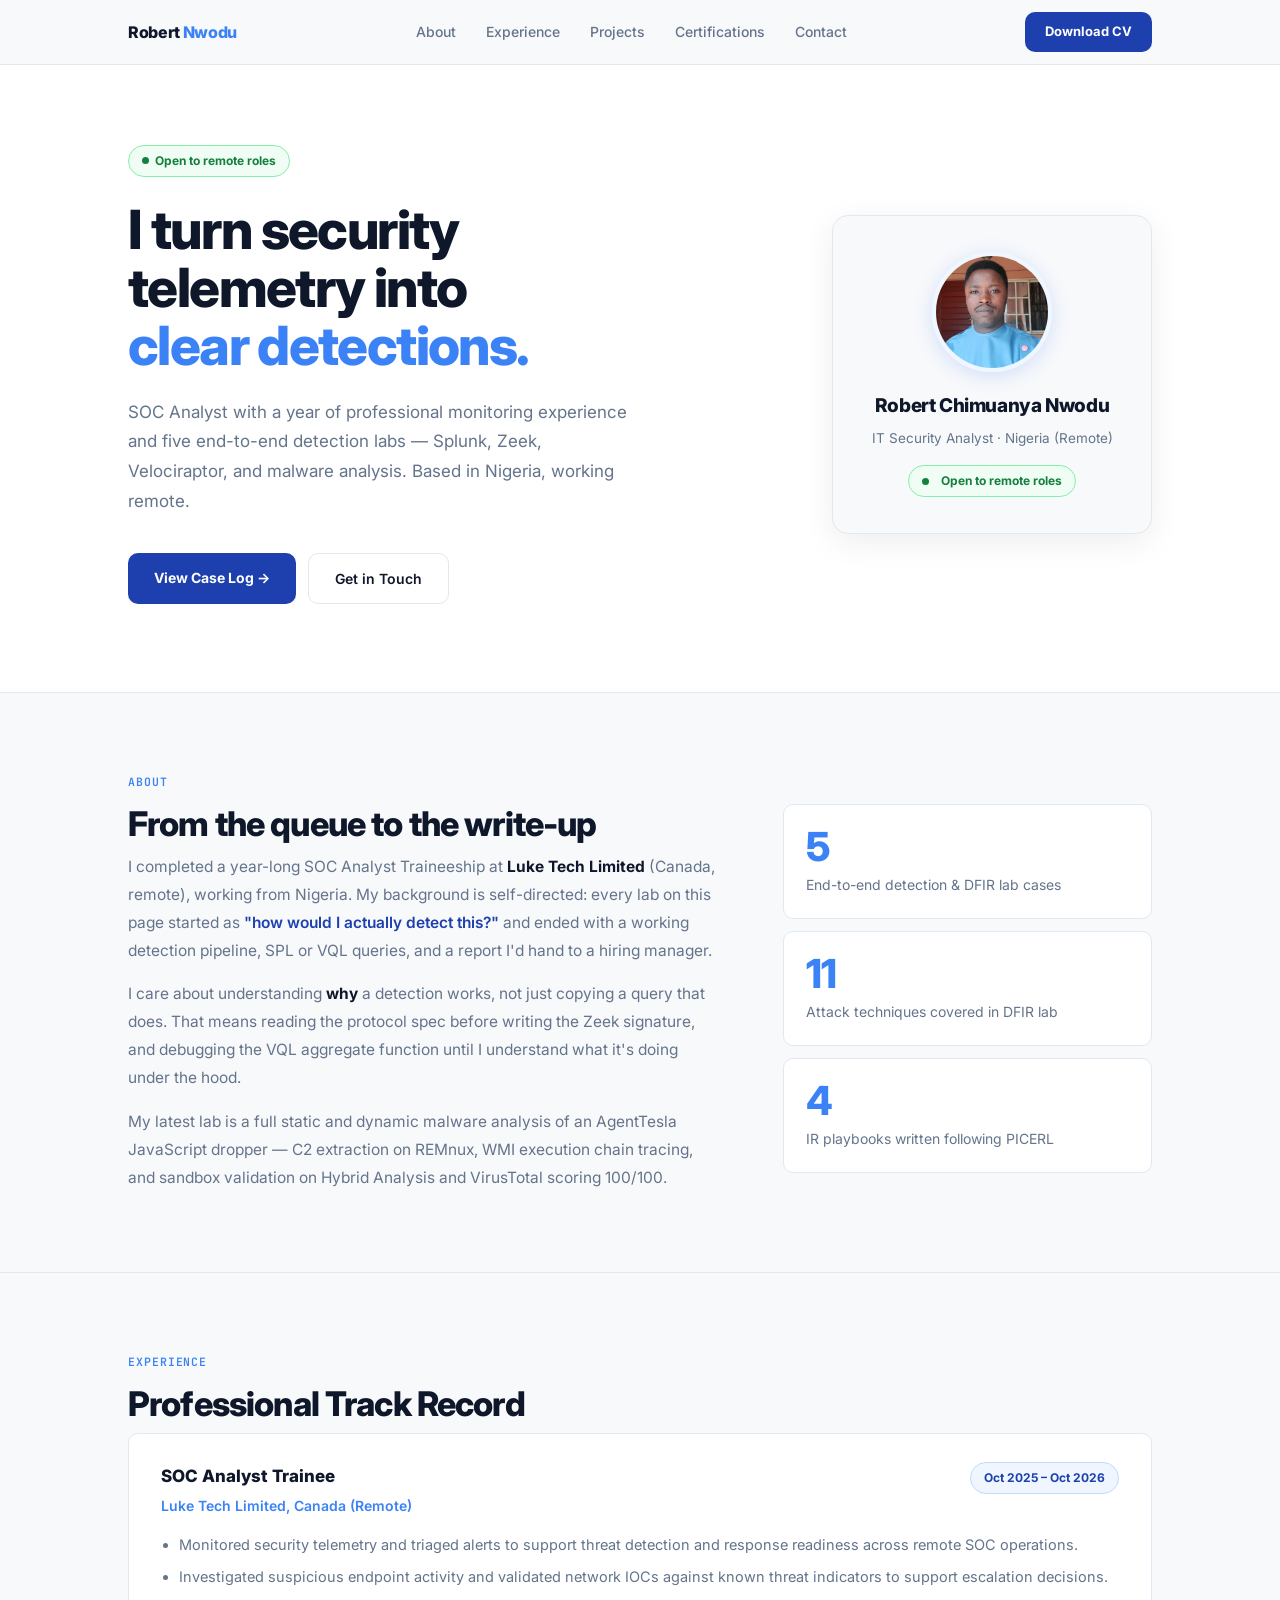
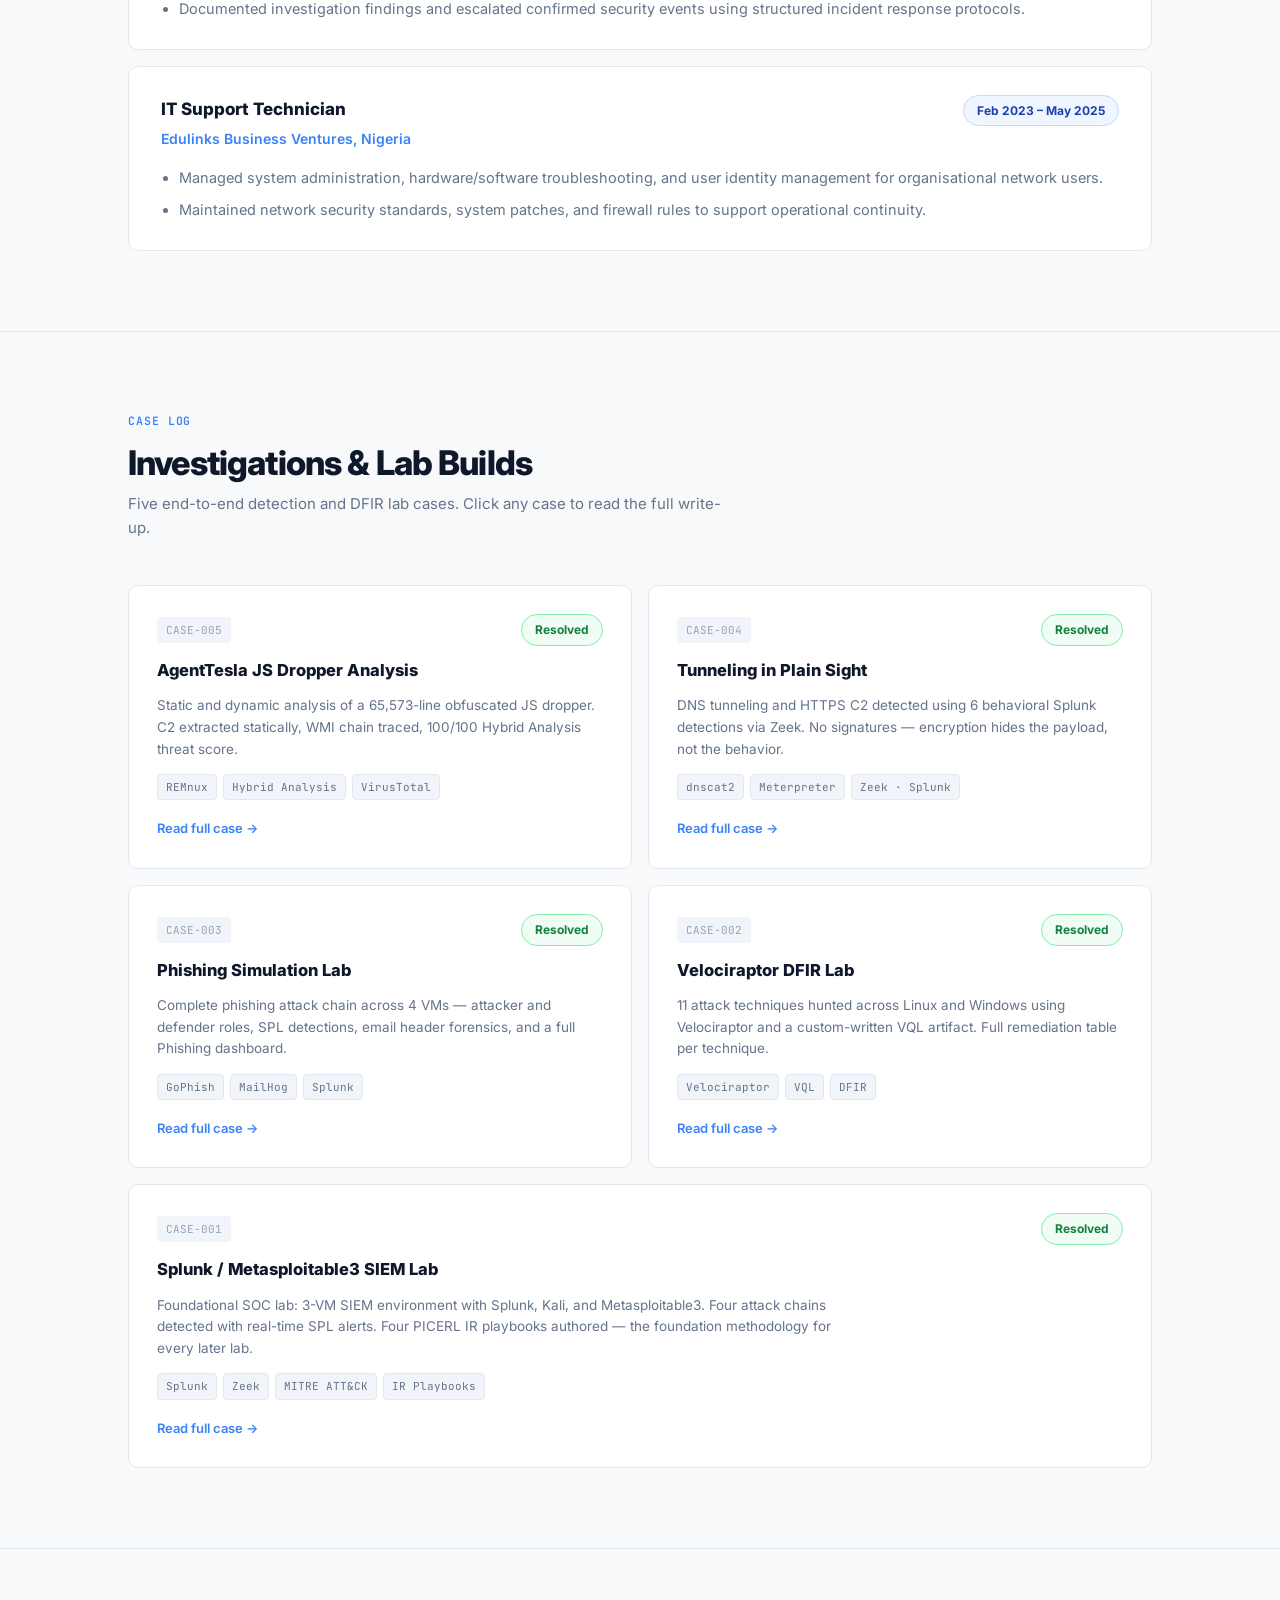
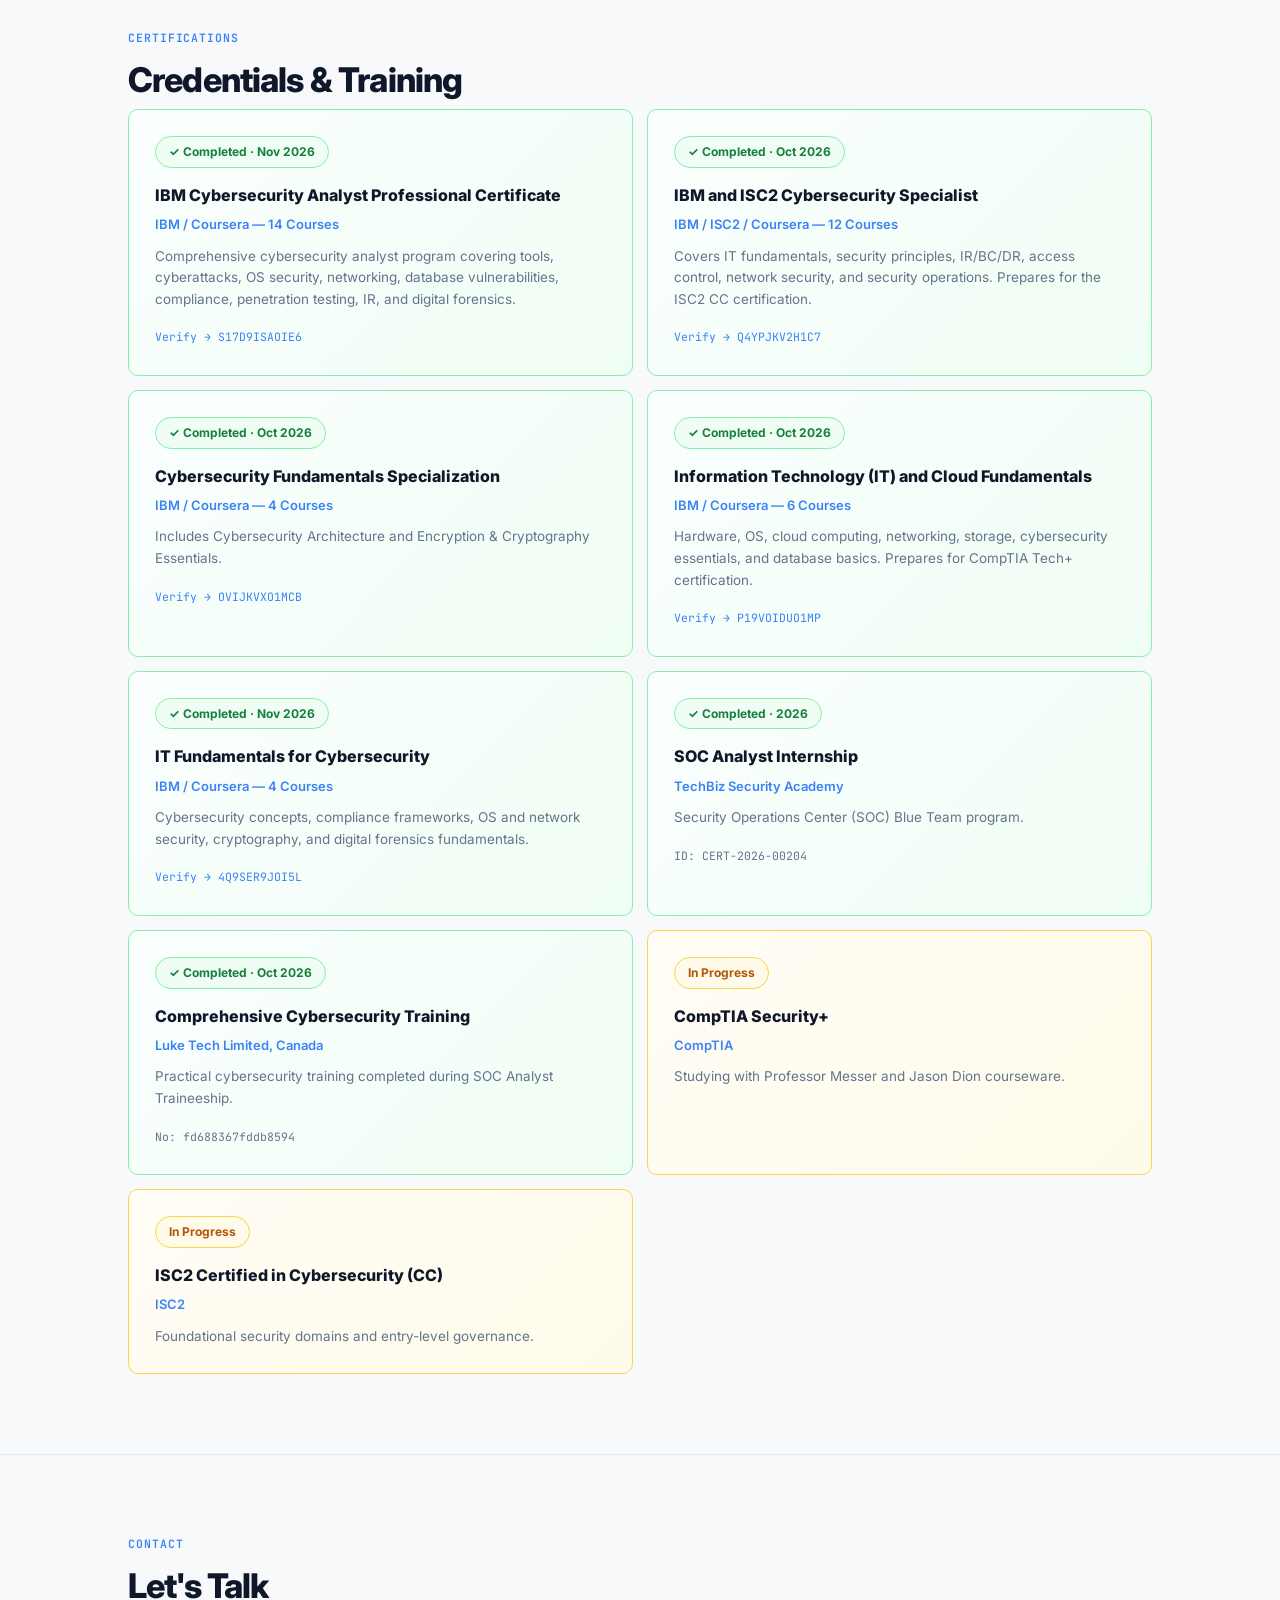
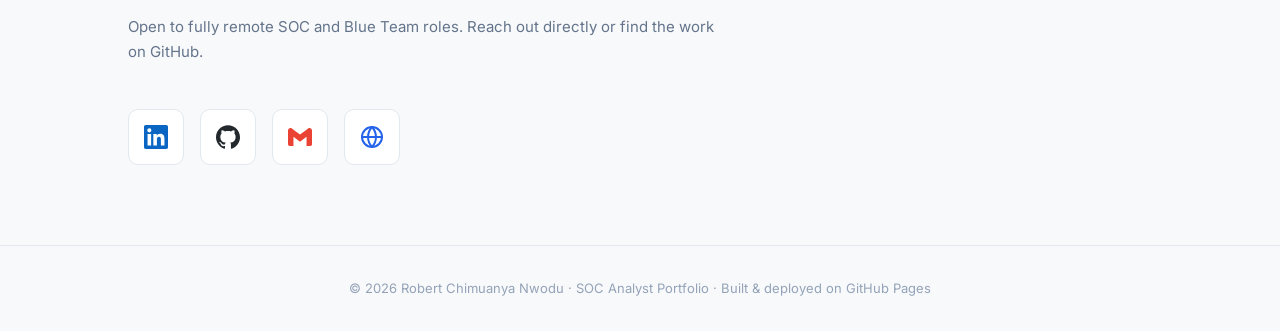
<file: index.html>
<!DOCTYPE html>
<html lang="en">
<head>
<meta charset="UTF-8">
<meta name="viewport" content="width=device-width,initial-scale=1.0,viewport-fit=cover">
<title>Robert Chimuanya Nwodu — SOC Analyst Portfolio</title>
<meta name="description" content="SOC Analyst portfolio — threat detection, incident response, SIEM engineering.">
<link rel="preconnect" href="https://fonts.googleapis.com">
<link rel="preconnect" href="https://fonts.gstatic.com" crossorigin>
<link href="https://fonts.googleapis.com/css2?family=Inter:wght@400;500;600;700;800&family=JetBrains+Mono:wght@400;500;600&display=swap" rel="stylesheet">

<style>
:root {
  --bg:         #F8F9FB;
  --surface:    #FFFFFF;
  --surface-2:  #F1F4F8;
  --border:     #E2E8F0;
  --text:       #0F172A;
  --muted:      #64748B;
  --light:      #94A3B8;
  --accent:     #1E40AF;
  --accent-2:   #3B82F6;
  --accent-bg:  #EFF6FF;
  --green:      #15803D;
  --green-bg:   #F0FDF4;
  --green-bd:   #86EFAC;
  --amber:      #B45309;
  --amber-bg:   #FFFBEB;
  --amber-bd:   #FCD34D;
  --font:       'Inter', system-ui, sans-serif;
  --mono:       'JetBrains Mono', monospace;
  --max:        1080px;
  --r:          10px;
}
*,*::before,*::after{box-sizing:border-box;margin:0;padding:0;}
html{scroll-behavior:smooth;}
body{background:var(--bg);color:var(--text);font-family:var(--font);font-size:16px;line-height:1.65;-webkit-font-smoothing:antialiased;}
a{color:inherit;text-decoration:none;}
img{display:block;max-width:100%;}
@media(prefers-reduced-motion:reduce){*,*::before,*::after{animation-duration:.001ms!important;transition-duration:.001ms!important;}}

/* NAV */
.nav{position:sticky;top:0;z-index:100;background:rgba(248,249,251,.92);backdrop-filter:blur(14px);border-bottom:1px solid var(--border);}
.nav-inner{max-width:var(--max);margin:0 auto;padding:0 28px;height:64px;display:flex;align-items:center;justify-content:space-between;}
.nav-brand{font-weight:800;font-size:16px;letter-spacing:-.02em;}
.nav-brand span{color:var(--accent-2);}
.nav-links{display:flex;gap:30px;font-size:14px;font-weight:500;color:var(--muted);}
.nav-links a:hover{color:var(--accent);}
.nav-btn{background:var(--accent);color:#fff;padding:9px 20px;border-radius:var(--r);font-size:13px;font-weight:700;transition:background .15s;}
.nav-btn:hover{background:var(--accent-2);color:#fff!important;}

/* FOOTER */
.footer{border-top:1px solid var(--border);padding:32px 28px;text-align:center;font-size:13px;color:var(--light);}

/* UTILS */
.wrap{max-width:var(--max);margin:0 auto;padding:0 28px;}
.section{padding:80px 0;}
.section+.section{border-top:1px solid var(--border);}
.eyebrow{font-family:var(--mono);font-size:11.5px;font-weight:600;color:var(--accent-2);letter-spacing:.08em;text-transform:uppercase;margin-bottom:12px;}
.heading{font-size:clamp(24px,3vw,34px);font-weight:800;letter-spacing:-.025em;line-height:1.15;margin-bottom:10px;}
.subhead{font-size:15px;color:var(--muted);margin-bottom:44px;max-width:600px;}
.badge{display:inline-flex;align-items:center;gap:6px;font-size:12px;font-weight:700;padding:5px 13px;border-radius:999px;}
.badge-green{background:var(--green-bg);color:var(--green);border:1px solid var(--green-bd);}
.badge-amber{background:var(--amber-bg);color:var(--amber);border:1px solid var(--amber-bd);}
.badge-blue{background:var(--accent-bg);color:var(--accent);border:1px solid #BFDBFE;}
.dot{width:7px;height:7px;border-radius:50%;background:currentColor;animation:pulse 2s ease-in-out infinite;}
@keyframes pulse{0%,100%{opacity:1;}50%{opacity:.25;}}

@media(max-width:860px){
  .nav-links{display:none;}
  .wrap{padding:0 20px;}
  .section{padding:56px 0;}
}
</style>

</head>
<body>
<nav class="nav">
  <div class="nav-inner">
    <a href="index.html" class="nav-brand">Robert <span>Nwodu</span></a>
    <div class="nav-links"><a href="#about">About</a><a href="#experience">Experience</a><a href="#projects">Projects</a><a href="#certs">Certifications</a><a href="#contact">Contact</a></div>
    <a href="assets/resume.pdf" class="nav-btn" download>Download CV</a>
  </div>
</nav>

<!-- HERO -->
<section style="background:var(--surface);border-bottom:1px solid var(--border);">
<div class="wrap" style="padding-top:80px;padding-bottom:88px;">
  <div style="display:grid;grid-template-columns:1fr 320px;gap:72px;align-items:center;">
    <div>
      <div class="badge badge-green" style="margin-bottom:24px;">
        <span class="dot"></span> Open to remote roles
      </div>
      <h1 style="font-size:clamp(34px,5vw,54px);font-weight:800;letter-spacing:-.03em;line-height:1.08;margin-bottom:22px;">
        I turn security<br>telemetry into<br><span style="color:var(--accent-2);">clear detections.</span>
      </h1>
      <p style="font-size:17px;color:var(--muted);max-width:500px;line-height:1.75;margin-bottom:36px;">
        SOC Analyst with a year of professional monitoring experience and five end-to-end detection labs — Splunk, Zeek, Velociraptor, and malware analysis. Based in Nigeria, working remote.
      </p>
      <div style="display:flex;gap:12px;flex-wrap:wrap;">
        <a href="#projects" style="background:var(--accent);color:#fff;padding:13px 26px;border-radius:var(--r);font-weight:700;font-size:14px;transition:background .15s;" onmouseover="this.style.background='#1D4ED8'" onmouseout="this.style.background='var(--accent)'">View Case Log →</a>
        <a href="#contact" style="background:transparent;color:var(--text);padding:13px 26px;border-radius:var(--r);font-weight:600;font-size:14px;border:1.5px solid var(--border);transition:border-color .15s;" onmouseover="this.style.borderColor='var(--accent-2)';this.style.color='var(--accent)'" onmouseout="this.style.borderColor='var(--border)';this.style.color='var(--text)'">Get in Touch</a>
      </div>
    </div>
    <div style="display:flex;justify-content:center;">
      <div style="background:var(--bg);border:1px solid var(--border);border-radius:16px;padding:36px 32px;box-shadow:0 8px 32px rgba(0,0,0,.07);display:flex;flex-direction:column;align-items:center;text-align:center;gap:18px;width:100%;">
        <img src="[data-uri]" alt="Robert Chimuanya Nwodu" style="width:120px;height:120px;border-radius:50%;object-fit:cover;border:4px solid var(--accent-bg);box-shadow:0 4px 20px rgba(37,99,235,.18);">
        <div>
          <div style="font-weight:800;font-size:19px;letter-spacing:-.02em;margin-bottom:6px;">Robert Chimuanya Nwodu</div>
          <div style="font-size:13.5px;color:var(--muted);margin-bottom:16px;">IT Security Analyst · Nigeria (Remote)</div>
          <div class="badge badge-green" style="justify-content:center;margin:0 auto;"><span class="dot"></span>&nbsp; Open to remote roles</div>
        </div>
      </div>
    </div>
  </div>
</div>
</section>

<!-- ABOUT -->
<section class="section" id="about">
<div class="wrap">
  <div class="eyebrow">About</div>
  <div style="display:grid;grid-template-columns:1.6fr 1fr;gap:64px;align-items:start;">
    <div>
      <h2 class="heading">From the queue to the write-up</h2>
      <p style="color:var(--muted);font-size:15.5px;line-height:1.8;margin-bottom:16px;">
        I completed a year-long SOC Analyst Traineeship at <strong style="color:var(--text);">Luke Tech Limited</strong> (Canada, remote), working from Nigeria. My background is self-directed: every lab on this page started as <em style="font-style:normal;color:var(--accent);font-weight:600;">"how would I actually detect this?"</em> and ended with a working detection pipeline, SPL or VQL queries, and a report I'd hand to a hiring manager.
      </p>
      <p style="color:var(--muted);font-size:15.5px;line-height:1.8;margin-bottom:16px;">
        I care about understanding <strong style="color:var(--text);">why</strong> a detection works, not just copying a query that does. That means reading the protocol spec before writing the Zeek signature, and debugging the VQL aggregate function until I understand what it's doing under the hood.
      </p>
      <p style="color:var(--muted);font-size:15.5px;line-height:1.8;">
        My latest lab is a full static and dynamic malware analysis of an AgentTesla JavaScript dropper — C2 extraction on REMnux, WMI execution chain tracing, and sandbox validation on Hybrid Analysis and VirusTotal scoring 100/100.
      </p>
    </div>
    <div style="display:flex;flex-direction:column;gap:12px;">
      <div style="background:var(--surface);border:1px solid var(--border);border-radius:var(--r);padding:22px;">
        <div style="font-size:40px;font-weight:800;color:var(--accent-2);letter-spacing:-.03em;line-height:1;margin-bottom:6px;">5</div>
        <div style="font-size:14px;color:var(--muted);">End-to-end detection &amp; DFIR lab cases</div>
      </div>
      <div style="background:var(--surface);border:1px solid var(--border);border-radius:var(--r);padding:22px;">
        <div style="font-size:40px;font-weight:800;color:var(--accent-2);letter-spacing:-.03em;line-height:1;margin-bottom:6px;">11</div>
        <div style="font-size:14px;color:var(--muted);">Attack techniques covered in DFIR lab</div>
      </div>
      <div style="background:var(--surface);border:1px solid var(--border);border-radius:var(--r);padding:22px;">
        <div style="font-size:40px;font-weight:800;color:var(--accent-2);letter-spacing:-.03em;line-height:1;margin-bottom:6px;">4</div>
        <div style="font-size:14px;color:var(--muted);">IR playbooks written following PICERL</div>
      </div>
    </div>
  </div>
</div>
</section>

<!-- EXPERIENCE -->
<section class="section" id="experience">
<div class="wrap">
  <div class="eyebrow">Experience</div>
  <h2 class="heading">Professional Track Record</h2>
  <div style="display:flex;flex-direction:column;gap:16px;">

    <div style="background:var(--surface);border:1px solid var(--border);border-radius:var(--r);padding:28px 32px;">
      <div style="display:flex;justify-content:space-between;align-items:flex-start;margin-bottom:16px;flex-wrap:wrap;gap:8px;">
        <div>
          <div style="font-weight:800;font-size:17px;margin-bottom:4px;">SOC Analyst Trainee</div>
          <div style="font-size:14px;color:var(--accent-2);font-weight:600;">Luke Tech Limited, Canada (Remote)</div>
        </div>
        <span class="badge badge-blue">Oct 2025 – Oct 2026</span>
      </div>
      <ul style="padding-left:18px;display:flex;flex-direction:column;gap:8px;">
        <li style="font-size:14.5px;color:var(--muted);">Monitored security telemetry and triaged alerts to support threat detection and response readiness across remote SOC operations.</li>
        <li style="font-size:14.5px;color:var(--muted);">Investigated suspicious endpoint activity and validated network IOCs against known threat indicators to support escalation decisions.</li>
        <li style="font-size:14.5px;color:var(--muted);">Documented investigation findings and escalated confirmed security events using structured incident response protocols.</li>
      </ul>
    </div>

    <div style="background:var(--surface);border:1px solid var(--border);border-radius:var(--r);padding:28px 32px;">
      <div style="display:flex;justify-content:space-between;align-items:flex-start;margin-bottom:16px;flex-wrap:wrap;gap:8px;">
        <div>
          <div style="font-weight:800;font-size:17px;margin-bottom:4px;">IT Support Technician</div>
          <div style="font-size:14px;color:var(--accent-2);font-weight:600;">Edulinks Business Ventures, Nigeria</div>
        </div>
        <span class="badge badge-blue">Feb 2023 – May 2025</span>
      </div>
      <ul style="padding-left:18px;display:flex;flex-direction:column;gap:8px;">
        <li style="font-size:14.5px;color:var(--muted);">Managed system administration, hardware/software troubleshooting, and user identity management for organisational network users.</li>
        <li style="font-size:14.5px;color:var(--muted);">Maintained network security standards, system patches, and firewall rules to support operational continuity.</li>
      </ul>
    </div>

  </div>
</div>
</section>

<!-- PROJECTS -->
<section class="section" id="projects">
<div class="wrap">
  <div class="eyebrow">Case Log</div>
  <h2 class="heading">Investigations &amp; Lab Builds</h2>
  <p class="subhead">Five end-to-end detection and DFIR lab cases. Click any case to read the full write-up.</p>
  <div style="display:grid;grid-template-columns:repeat(2,1fr);gap:16px;" id="case-grid">

    <a href="cases/case-005.html" style="background:var(--surface);border:1px solid var(--border);border-radius:var(--r);padding:28px;display:flex;flex-direction:column;gap:14px;transition:border-color .2s,transform .2s;" onmouseover="this.style.borderColor='var(--accent-2)';this.style.transform='translateY(-3px)'" onmouseout="this.style.borderColor='var(--border)';this.style.transform='translateY(0)'">
      <div style="display:flex;justify-content:space-between;align-items:center;">
        <span style="font-family:var(--mono);font-size:11px;color:var(--light);background:var(--surface-2);padding:4px 9px;border-radius:4px;">CASE-005</span>
        <span class="badge badge-green">Resolved</span>
      </div>
      <div style="font-weight:800;font-size:16.5px;line-height:1.3;">AgentTesla JS Dropper Analysis</div>
      <div style="font-size:13.5px;color:var(--muted);line-height:1.6;">Static and dynamic analysis of a 65,573-line obfuscated JS dropper. C2 extracted statically, WMI chain traced, 100/100 Hybrid Analysis threat score.</div>
      <div style="display:flex;flex-wrap:wrap;gap:6px;">
        <span style="font-family:var(--mono);font-size:11px;background:var(--surface-2);border:1px solid var(--border);color:var(--muted);padding:3px 8px;border-radius:4px;">REMnux</span>
        <span style="font-family:var(--mono);font-size:11px;background:var(--surface-2);border:1px solid var(--border);color:var(--muted);padding:3px 8px;border-radius:4px;">Hybrid Analysis</span>
        <span style="font-family:var(--mono);font-size:11px;background:var(--surface-2);border:1px solid var(--border);color:var(--muted);padding:3px 8px;border-radius:4px;">VirusTotal</span>
      </div>
      <div style="font-size:13px;color:var(--accent-2);font-weight:600;margin-top:4px;">Read full case →</div>
    </a>

    <a href="cases/case-004.html" style="background:var(--surface);border:1px solid var(--border);border-radius:var(--r);padding:28px;display:flex;flex-direction:column;gap:14px;transition:border-color .2s,transform .2s;" onmouseover="this.style.borderColor='var(--accent-2)';this.style.transform='translateY(-3px)'" onmouseout="this.style.borderColor='var(--border)';this.style.transform='translateY(0)'">
      <div style="display:flex;justify-content:space-between;align-items:center;">
        <span style="font-family:var(--mono);font-size:11px;color:var(--light);background:var(--surface-2);padding:4px 9px;border-radius:4px;">CASE-004</span>
        <span class="badge badge-green">Resolved</span>
      </div>
      <div style="font-weight:800;font-size:16.5px;line-height:1.3;">Tunneling in Plain Sight</div>
      <div style="font-size:13.5px;color:var(--muted);line-height:1.6;">DNS tunneling and HTTPS C2 detected using 6 behavioral Splunk detections via Zeek. No signatures — encryption hides the payload, not the behavior.</div>
      <div style="display:flex;flex-wrap:wrap;gap:6px;">
        <span style="font-family:var(--mono);font-size:11px;background:var(--surface-2);border:1px solid var(--border);color:var(--muted);padding:3px 8px;border-radius:4px;">dnscat2</span>
        <span style="font-family:var(--mono);font-size:11px;background:var(--surface-2);border:1px solid var(--border);color:var(--muted);padding:3px 8px;border-radius:4px;">Meterpreter</span>
        <span style="font-family:var(--mono);font-size:11px;background:var(--surface-2);border:1px solid var(--border);color:var(--muted);padding:3px 8px;border-radius:4px;">Zeek · Splunk</span>
      </div>
      <div style="font-size:13px;color:var(--accent-2);font-weight:600;margin-top:4px;">Read full case →</div>
    </a>

    <a href="cases/case-003.html" style="background:var(--surface);border:1px solid var(--border);border-radius:var(--r);padding:28px;display:flex;flex-direction:column;gap:14px;transition:border-color .2s,transform .2s;" onmouseover="this.style.borderColor='var(--accent-2)';this.style.transform='translateY(-3px)'" onmouseout="this.style.borderColor='var(--border)';this.style.transform='translateY(0)'">
      <div style="display:flex;justify-content:space-between;align-items:center;">
        <span style="font-family:var(--mono);font-size:11px;color:var(--light);background:var(--surface-2);padding:4px 9px;border-radius:4px;">CASE-003</span>
        <span class="badge badge-green">Resolved</span>
      </div>
      <div style="font-weight:800;font-size:16.5px;line-height:1.3;">Phishing Simulation Lab</div>
      <div style="font-size:13.5px;color:var(--muted);line-height:1.6;">Complete phishing attack chain across 4 VMs — attacker and defender roles, SPL detections, email header forensics, and a full Phishing dashboard.</div>
      <div style="display:flex;flex-wrap:wrap;gap:6px;">
        <span style="font-family:var(--mono);font-size:11px;background:var(--surface-2);border:1px solid var(--border);color:var(--muted);padding:3px 8px;border-radius:4px;">GoPhish</span>
        <span style="font-family:var(--mono);font-size:11px;background:var(--surface-2);border:1px solid var(--border);color:var(--muted);padding:3px 8px;border-radius:4px;">MailHog</span>
        <span style="font-family:var(--mono);font-size:11px;background:var(--surface-2);border:1px solid var(--border);color:var(--muted);padding:3px 8px;border-radius:4px;">Splunk</span>
      </div>
      <div style="font-size:13px;color:var(--accent-2);font-weight:600;margin-top:4px;">Read full case →</div>
    </a>

    <a href="cases/case-002.html" style="background:var(--surface);border:1px solid var(--border);border-radius:var(--r);padding:28px;display:flex;flex-direction:column;gap:14px;transition:border-color .2s,transform .2s;" onmouseover="this.style.borderColor='var(--accent-2)';this.style.transform='translateY(-3px)'" onmouseout="this.style.borderColor='var(--border)';this.style.transform='translateY(0)'">
      <div style="display:flex;justify-content:space-between;align-items:center;">
        <span style="font-family:var(--mono);font-size:11px;color:var(--light);background:var(--surface-2);padding:4px 9px;border-radius:4px;">CASE-002</span>
        <span class="badge badge-green">Resolved</span>
      </div>
      <div style="font-weight:800;font-size:16.5px;line-height:1.3;">Velociraptor DFIR Lab</div>
      <div style="font-size:13.5px;color:var(--muted);line-height:1.6;">11 attack techniques hunted across Linux and Windows using Velociraptor and a custom-written VQL artifact. Full remediation table per technique.</div>
      <div style="display:flex;flex-wrap:wrap;gap:6px;">
        <span style="font-family:var(--mono);font-size:11px;background:var(--surface-2);border:1px solid var(--border);color:var(--muted);padding:3px 8px;border-radius:4px;">Velociraptor</span>
        <span style="font-family:var(--mono);font-size:11px;background:var(--surface-2);border:1px solid var(--border);color:var(--muted);padding:3px 8px;border-radius:4px;">VQL</span>
        <span style="font-family:var(--mono);font-size:11px;background:var(--surface-2);border:1px solid var(--border);color:var(--muted);padding:3px 8px;border-radius:4px;">DFIR</span>
      </div>
      <div style="font-size:13px;color:var(--accent-2);font-weight:600;margin-top:4px;">Read full case →</div>
    </a>

    <a href="cases/case-001.html" style="background:var(--surface);border:1px solid var(--border);border-radius:var(--r);padding:28px;display:flex;flex-direction:column;gap:14px;transition:border-color .2s,transform .2s;grid-column:1/-1;" onmouseover="this.style.borderColor='var(--accent-2)';this.style.transform='translateY(-3px)'" onmouseout="this.style.borderColor='var(--border)';this.style.transform='translateY(0)'">
      <div style="display:flex;justify-content:space-between;align-items:center;">
        <span style="font-family:var(--mono);font-size:11px;color:var(--light);background:var(--surface-2);padding:4px 9px;border-radius:4px;">CASE-001</span>
        <span class="badge badge-green">Resolved</span>
      </div>
      <div style="font-weight:800;font-size:16.5px;line-height:1.3;">Splunk / Metasploitable3 SIEM Lab</div>
      <div style="font-size:13.5px;color:var(--muted);line-height:1.6;max-width:680px;">Foundational SOC lab: 3-VM SIEM environment with Splunk, Kali, and Metasploitable3. Four attack chains detected with real-time SPL alerts. Four PICERL IR playbooks authored — the foundation methodology for every later lab.</div>
      <div style="display:flex;flex-wrap:wrap;gap:6px;">
        <span style="font-family:var(--mono);font-size:11px;background:var(--surface-2);border:1px solid var(--border);color:var(--muted);padding:3px 8px;border-radius:4px;">Splunk</span>
        <span style="font-family:var(--mono);font-size:11px;background:var(--surface-2);border:1px solid var(--border);color:var(--muted);padding:3px 8px;border-radius:4px;">Zeek</span>
        <span style="font-family:var(--mono);font-size:11px;background:var(--surface-2);border:1px solid var(--border);color:var(--muted);padding:3px 8px;border-radius:4px;">MITRE ATT&CK</span>
        <span style="font-family:var(--mono);font-size:11px;background:var(--surface-2);border:1px solid var(--border);color:var(--muted);padding:3px 8px;border-radius:4px;">IR Playbooks</span>
      </div>
      <div style="font-size:13px;color:var(--accent-2);font-weight:600;margin-top:4px;">Read full case →</div>
    </a>

  </div>
</div>
</section>

<!-- CERTS -->
<section class="section" id="certs">
<div class="wrap">
  <div class="eyebrow">Certifications</div>
  <h2 class="heading">Credentials &amp; Training</h2>
  <div style="display:grid;grid-template-columns:repeat(2,1fr);gap:14px;">

    <div style="background:var(--surface);border:1px solid var(--green-bd);border-radius:var(--r);padding:26px;background:linear-gradient(135deg,#FAFFFE,#F0FDF4);">
      <span class="badge badge-green" style="margin-bottom:14px;">✓ Completed · Nov 2026</span>
      <div style="font-weight:800;font-size:16px;margin-bottom:6px;">IBM Cybersecurity Analyst Professional Certificate</div>
      <div style="font-size:13px;color:var(--accent-2);font-weight:600;margin-bottom:10px;">IBM / Coursera — 14 Courses</div>
      <div style="font-size:13.5px;color:var(--muted);margin-bottom:12px;line-height:1.6;">Comprehensive cybersecurity analyst program covering tools, cyberattacks, OS security, networking, database vulnerabilities, compliance, penetration testing, IR, and digital forensics.</div>
      <a href="https://coursera.org/verify/professional-cert/S17D9ISAOIE6" target="_blank" style="font-family:var(--mono);font-size:11.5px;color:var(--accent-2);">Verify → S17D9ISAOIE6</a>
    </div>

    <div style="background:var(--surface);border:1px solid var(--green-bd);border-radius:var(--r);padding:26px;background:linear-gradient(135deg,#FAFFFE,#F0FDF4);">
      <span class="badge badge-green" style="margin-bottom:14px;">✓ Completed · Oct 2026</span>
      <div style="font-weight:800;font-size:16px;margin-bottom:6px;">IBM and ISC2 Cybersecurity Specialist</div>
      <div style="font-size:13px;color:var(--accent-2);font-weight:600;margin-bottom:10px;">IBM / ISC2 / Coursera — 12 Courses</div>
      <div style="font-size:13.5px;color:var(--muted);margin-bottom:12px;line-height:1.6;">Covers IT fundamentals, security principles, IR/BC/DR, access control, network security, and security operations. Prepares for the ISC2 CC certification.</div>
      <a href="https://coursera.org/verify/professional-cert/Q4YPJKV2H1C7" target="_blank" style="font-family:var(--mono);font-size:11.5px;color:var(--accent-2);">Verify → Q4YPJKV2H1C7</a>
    </div>

    <div style="background:var(--surface);border:1px solid var(--green-bd);border-radius:var(--r);padding:26px;background:linear-gradient(135deg,#FAFFFE,#F0FDF4);">
      <span class="badge badge-green" style="margin-bottom:14px;">✓ Completed · Oct 2026</span>
      <div style="font-weight:800;font-size:16px;margin-bottom:6px;">Cybersecurity Fundamentals Specialization</div>
      <div style="font-size:13px;color:var(--accent-2);font-weight:600;margin-bottom:10px;">IBM / Coursera — 4 Courses</div>
      <div style="font-size:13.5px;color:var(--muted);margin-bottom:12px;line-height:1.6;">Includes Cybersecurity Architecture and Encryption &amp; Cryptography Essentials.</div>
      <a href="https://coursera.org/verify/specialization/OVIJKVXO1MCB" target="_blank" style="font-family:var(--mono);font-size:11.5px;color:var(--accent-2);">Verify → OVIJKVXO1MCB</a>
    </div>

    <div style="background:var(--surface);border:1px solid var(--green-bd);border-radius:var(--r);padding:26px;background:linear-gradient(135deg,#FAFFFE,#F0FDF4);">
      <span class="badge badge-green" style="margin-bottom:14px;">✓ Completed · Oct 2026</span>
      <div style="font-weight:800;font-size:16px;margin-bottom:6px;">Information Technology (IT) and Cloud Fundamentals</div>
      <div style="font-size:13px;color:var(--accent-2);font-weight:600;margin-bottom:10px;">IBM / Coursera — 6 Courses</div>
      <div style="font-size:13.5px;color:var(--muted);margin-bottom:12px;line-height:1.6;">Hardware, OS, cloud computing, networking, storage, cybersecurity essentials, and database basics. Prepares for CompTIA Tech+ certification.</div>
      <a href="https://coursera.org/verify/specialization/P19VOIDUO1MP" target="_blank" style="font-family:var(--mono);font-size:11.5px;color:var(--accent-2);">Verify → P19VOIDUO1MP</a>
    </div>

    <div style="background:var(--surface);border:1px solid var(--green-bd);border-radius:var(--r);padding:26px;background:linear-gradient(135deg,#FAFFFE,#F0FDF4);">
      <span class="badge badge-green" style="margin-bottom:14px;">✓ Completed · Nov 2026</span>
      <div style="font-weight:800;font-size:16px;margin-bottom:6px;">IT Fundamentals for Cybersecurity</div>
      <div style="font-size:13px;color:var(--accent-2);font-weight:600;margin-bottom:10px;">IBM / Coursera — 4 Courses</div>
      <div style="font-size:13.5px;color:var(--muted);margin-bottom:12px;line-height:1.6;">Cybersecurity concepts, compliance frameworks, OS and network security, cryptography, and digital forensics fundamentals.</div>
      <a href="https://coursera.org/verify/specialization/4Q9SER9JOI5L" target="_blank" style="font-family:var(--mono);font-size:11.5px;color:var(--accent-2);">Verify → 4Q9SER9JOI5L</a>
    </div>

    <div style="background:var(--surface);border:1px solid var(--green-bd);border-radius:var(--r);padding:26px;background:linear-gradient(135deg,#FAFFFE,#F0FDF4);">
      <span class="badge badge-green" style="margin-bottom:14px;">✓ Completed · 2026</span>
      <div style="font-weight:800;font-size:16px;margin-bottom:6px;">SOC Analyst Internship</div>
      <div style="font-size:13px;color:var(--accent-2);font-weight:600;margin-bottom:10px;">TechBiz Security Academy</div>
      <div style="font-size:13.5px;color:var(--muted);margin-bottom:12px;line-height:1.6;">Security Operations Center (SOC) Blue Team program.</div>
      <span style="font-family:var(--mono);font-size:11.5px;color:var(--muted);">ID: CERT-2026-00204</span>
    </div>

    <div style="background:var(--surface);border:1px solid var(--green-bd);border-radius:var(--r);padding:26px;background:linear-gradient(135deg,#FAFFFE,#F0FDF4);">
      <span class="badge badge-green" style="margin-bottom:14px;">✓ Completed · Oct 2026</span>
      <div style="font-weight:800;font-size:16px;margin-bottom:6px;">Comprehensive Cybersecurity Training</div>
      <div style="font-size:13px;color:var(--accent-2);font-weight:600;margin-bottom:10px;">Luke Tech Limited, Canada</div>
      <div style="font-size:13.5px;color:var(--muted);margin-bottom:12px;line-height:1.6;">Practical cybersecurity training completed during SOC Analyst Traineeship.</div>
      <span style="font-family:var(--mono);font-size:11.5px;color:var(--muted);">No: fd688367fddb8594</span>
    </div>

    <div style="background:var(--surface);border:1px solid var(--amber-bd);border-radius:var(--r);padding:26px;background:linear-gradient(135deg,#FFFDF5,#FFFBEB);">
      <span class="badge badge-amber" style="margin-bottom:14px;">In Progress</span>
      <div style="font-weight:800;font-size:16px;margin-bottom:6px;">CompTIA Security+</div>
      <div style="font-size:13px;color:var(--accent-2);font-weight:600;margin-bottom:10px;">CompTIA</div>
      <div style="font-size:13.5px;color:var(--muted);line-height:1.6;">Studying with Professor Messer and Jason Dion courseware.</div>
    </div>

    <div style="background:var(--surface);border:1px solid var(--amber-bd);border-radius:var(--r);padding:26px;background:linear-gradient(135deg,#FFFDF5,#FFFBEB);">
      <span class="badge badge-amber" style="margin-bottom:14px;">In Progress</span>
      <div style="font-weight:800;font-size:16px;margin-bottom:6px;">ISC2 Certified in Cybersecurity (CC)</div>
      <div style="font-size:13px;color:var(--accent-2);font-weight:600;margin-bottom:10px;">ISC2</div>
      <div style="font-size:13.5px;color:var(--muted);line-height:1.6;">Foundational security domains and entry-level governance.</div>
    </div>

  </div>
</div>
</section>

<!-- CONTACT -->
<section class="section" id="contact">
<div class="wrap">
  <div class="eyebrow">Contact</div>
  <h2 class="heading">Let's Talk</h2>
  <p class="subhead">Open to fully remote SOC and Blue Team roles. Reach out directly or find the work on GitHub.</p>
  <div style="display:flex;gap:16px;flex-wrap:wrap;">
    <a href="https://www.linkedin.com/in/robertchimuanyanwodu" target="_blank" rel="noopener" title="LinkedIn" style="background:var(--surface);border:1px solid var(--border);border-radius:var(--r);width:56px;height:56px;display:flex;align-items:center;justify-content:center;transition:border-color .15s,transform .15s,background .15s;" onmouseover="this.style.borderColor='#0A66C2';this.style.background='#EFF6FF';this.style.transform='translateY(-2px)'" onmouseout="this.style.borderColor='var(--border)';this.style.background='var(--surface)';this.style.transform='translateY(0)'">
      <svg width="24" height="24" viewBox="0 0 24 24" fill="#0A66C2"><path d="M20.447 20.452h-3.554v-5.569c0-1.328-.027-3.037-1.852-3.037-1.853 0-2.136 1.445-2.136 2.939v5.667H9.351V9h3.414v1.561h.046c.477-.9 1.637-1.85 3.37-1.85 3.601 0 4.267 2.37 4.267 5.455v6.286zM5.337 7.433a2.062 2.062 0 01-2.063-2.065 2.064 2.064 0 112.063 2.065zm1.782 13.019H3.555V9h3.564v11.452zM22.225 0H1.771C.792 0 0 .774 0 1.729v20.542C0 23.227.792 24 1.771 24h20.451C23.2 24 24 23.227 24 22.271V1.729C24 .774 23.2 0 22.222 0h.003z"/></svg>
    </a>
    <a href="https://github.com/Robertnile" target="_blank" rel="noopener" title="GitHub" style="background:var(--surface);border:1px solid var(--border);border-radius:var(--r);width:56px;height:56px;display:flex;align-items:center;justify-content:center;transition:border-color .15s,transform .15s,background .15s;" onmouseover="this.style.borderColor='#333';this.style.background='#f6f8fa';this.style.transform='translateY(-2px)'" onmouseout="this.style.borderColor='var(--border)';this.style.background='var(--surface)';this.style.transform='translateY(0)'">
      <svg width="24" height="24" viewBox="0 0 24 24" fill="#24292e"><path d="M12 .297c-6.63 0-12 5.373-12 12 0 5.303 3.438 9.8 8.205 11.385.6.113.82-.258.82-.577 0-.285-.01-1.04-.015-2.04-3.338.724-4.042-1.61-4.042-1.61C4.422 18.07 3.633 17.7 3.633 17.7c-1.087-.744.084-.729.084-.729 1.205.084 1.838 1.236 1.838 1.236 1.07 1.835 2.809 1.305 3.495.998.108-.776.417-1.305.76-1.605-2.665-.3-5.466-1.332-5.466-5.93 0-1.31.465-2.38 1.235-3.22-.135-.303-.54-1.523.105-3.176 0 0 1.005-.322 3.3 1.23.96-.267 1.98-.399 3-.405 1.02.006 2.04.138 3 .405 2.28-1.552 3.285-1.23 3.285-1.23.645 1.653.24 2.873.12 3.176.765.84 1.23 1.91 1.23 3.22 0 4.61-2.805 5.625-5.475 5.92.42.36.81 1.096.81 2.22 0 1.606-.015 2.896-.015 3.286 0 .315.21.69.825.57C20.565 22.092 24 17.592 24 12.297c0-6.627-5.373-12-12-12"/></svg>
    </a>
    <a href="mailto:chimuanyanwodu200@gmail.com" title="Email" style="background:var(--surface);border:1px solid var(--border);border-radius:var(--r);width:56px;height:56px;display:flex;align-items:center;justify-content:center;transition:border-color .15s,transform .15s,background .15s;" onmouseover="this.style.borderColor='#EA4335';this.style.background='#FEF2F2';this.style.transform='translateY(-2px)'" onmouseout="this.style.borderColor='var(--border)';this.style.background='var(--surface)';this.style.transform='translateY(0)'">
      <svg width="24" height="24" viewBox="0 0 24 24" fill="#EA4335"><path d="M24 5.457v13.909c0 .904-.732 1.636-1.636 1.636h-3.819V11.73L12 16.64l-6.545-4.91v9.273H1.636A1.636 1.636 0 010 19.366V5.457c0-2.023 2.309-3.178 3.927-1.964L5.455 4.64 12 9.548l6.545-4.907 1.528-1.147C21.69 2.28 24 3.434 24 5.457z"/></svg>
    </a>
    <a href="https://robertnile.github.io" title="Portfolio" style="background:var(--surface);border:1px solid var(--border);border-radius:var(--r);width:56px;height:56px;display:flex;align-items:center;justify-content:center;transition:border-color .15s,transform .15s,background .15s;" onmouseover="this.style.borderColor='var(--accent-2)';this.style.background='var(--accent-bg)';this.style.transform='translateY(-2px)'" onmouseout="this.style.borderColor='var(--border)';this.style.background='var(--surface)';this.style.transform='translateY(0)'">
      <svg width="24" height="24" viewBox="0 0 24 24" fill="none" stroke="#2563EB" stroke-width="2" stroke-linecap="round" stroke-linejoin="round"><circle cx="12" cy="12" r="10"/><line x1="2" y1="12" x2="22" y2="12"/><path d="M12 2a15.3 15.3 0 014 10 15.3 15.3 0 01-4 10 15.3 15.3 0 01-4-10 15.3 15.3 0 014-10z"/></svg>
    </a>
  </div>
</div>
</section>


<footer class="footer">
  <p>© 2026 Robert Chimuanya Nwodu · SOC Analyst Portfolio · Built &amp; deployed on GitHub Pages</p>
</footer>
<style>
@media(max-width:860px){
  section > .wrap > div[style*="grid-template-columns:1fr 340px"],
  section > .wrap > div[style*="grid-template-columns:1.6fr 1fr"],
  #case-grid{grid-template-columns:1fr!important;}
  #case-grid a[style*="grid-column:1/-1"]{grid-column:1!important;}
  .contact-grid{grid-template-columns:1fr!important;}
}
</style>
</file>
